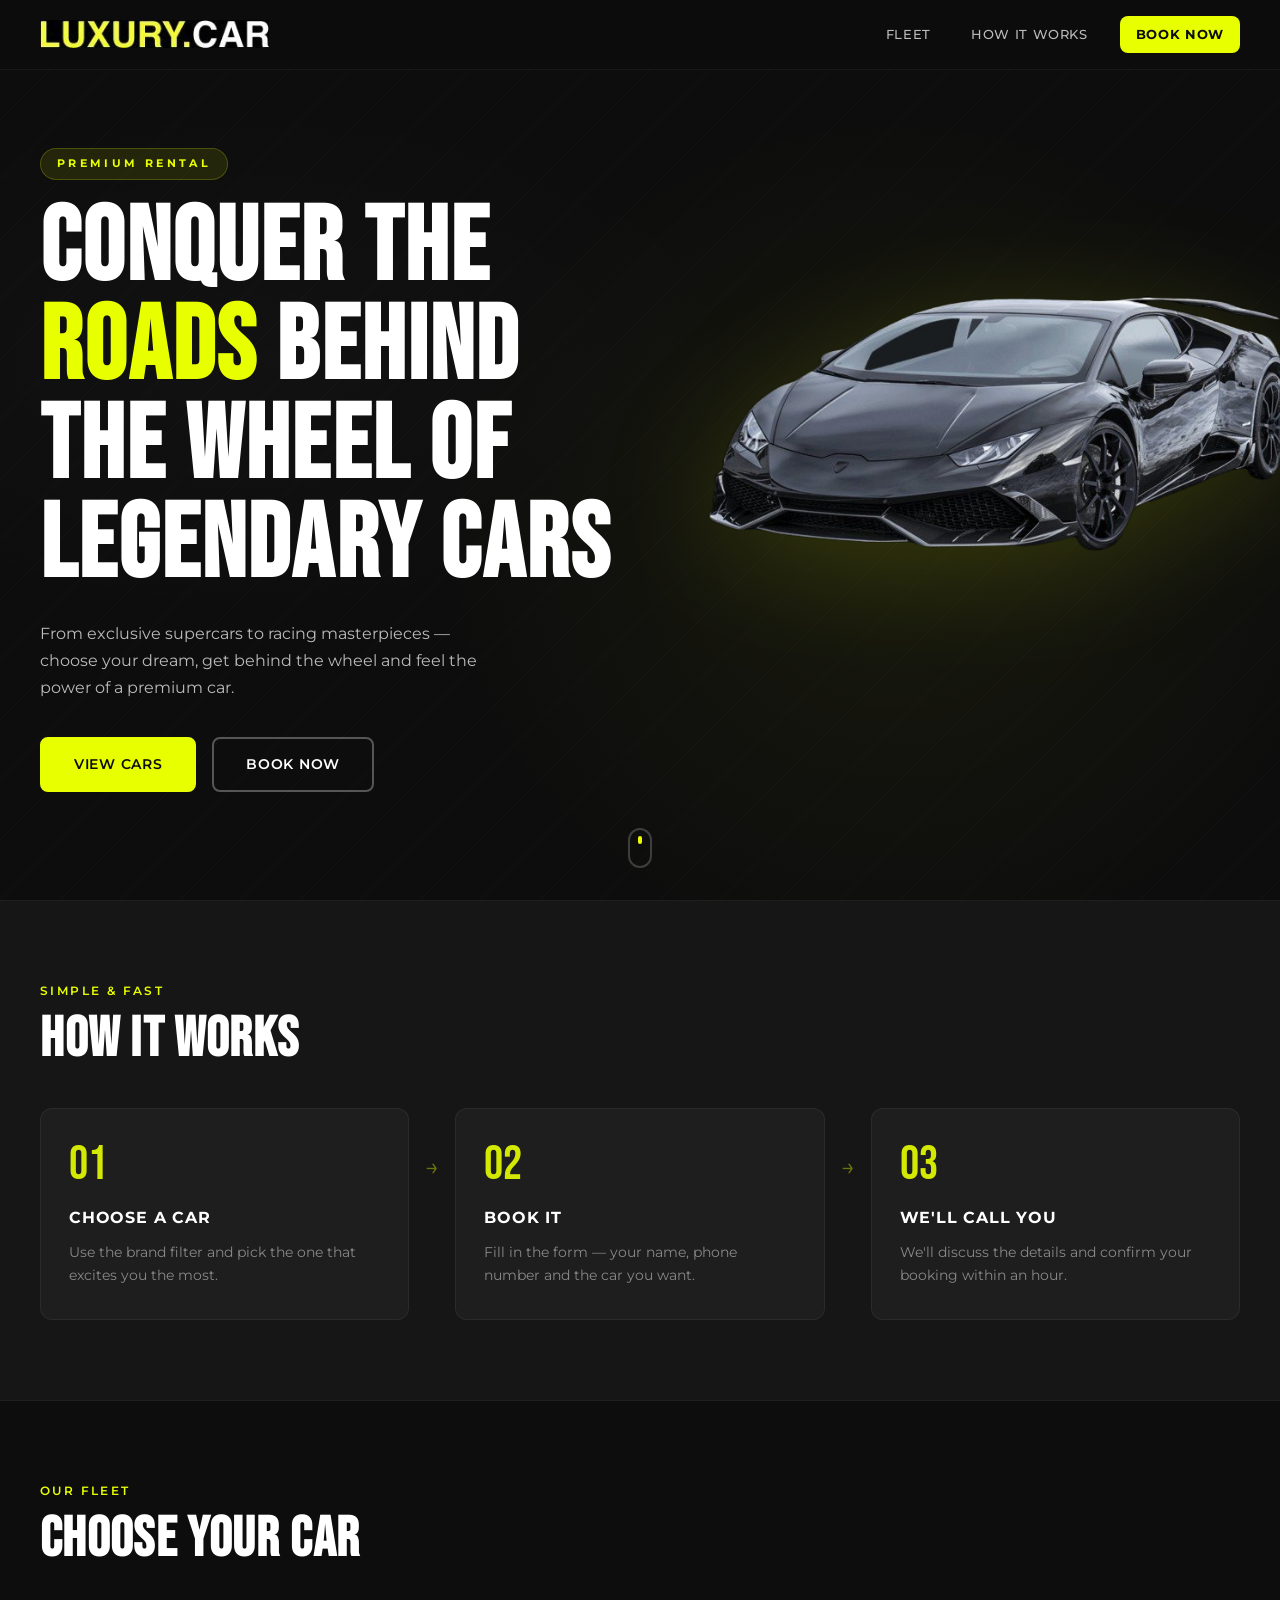
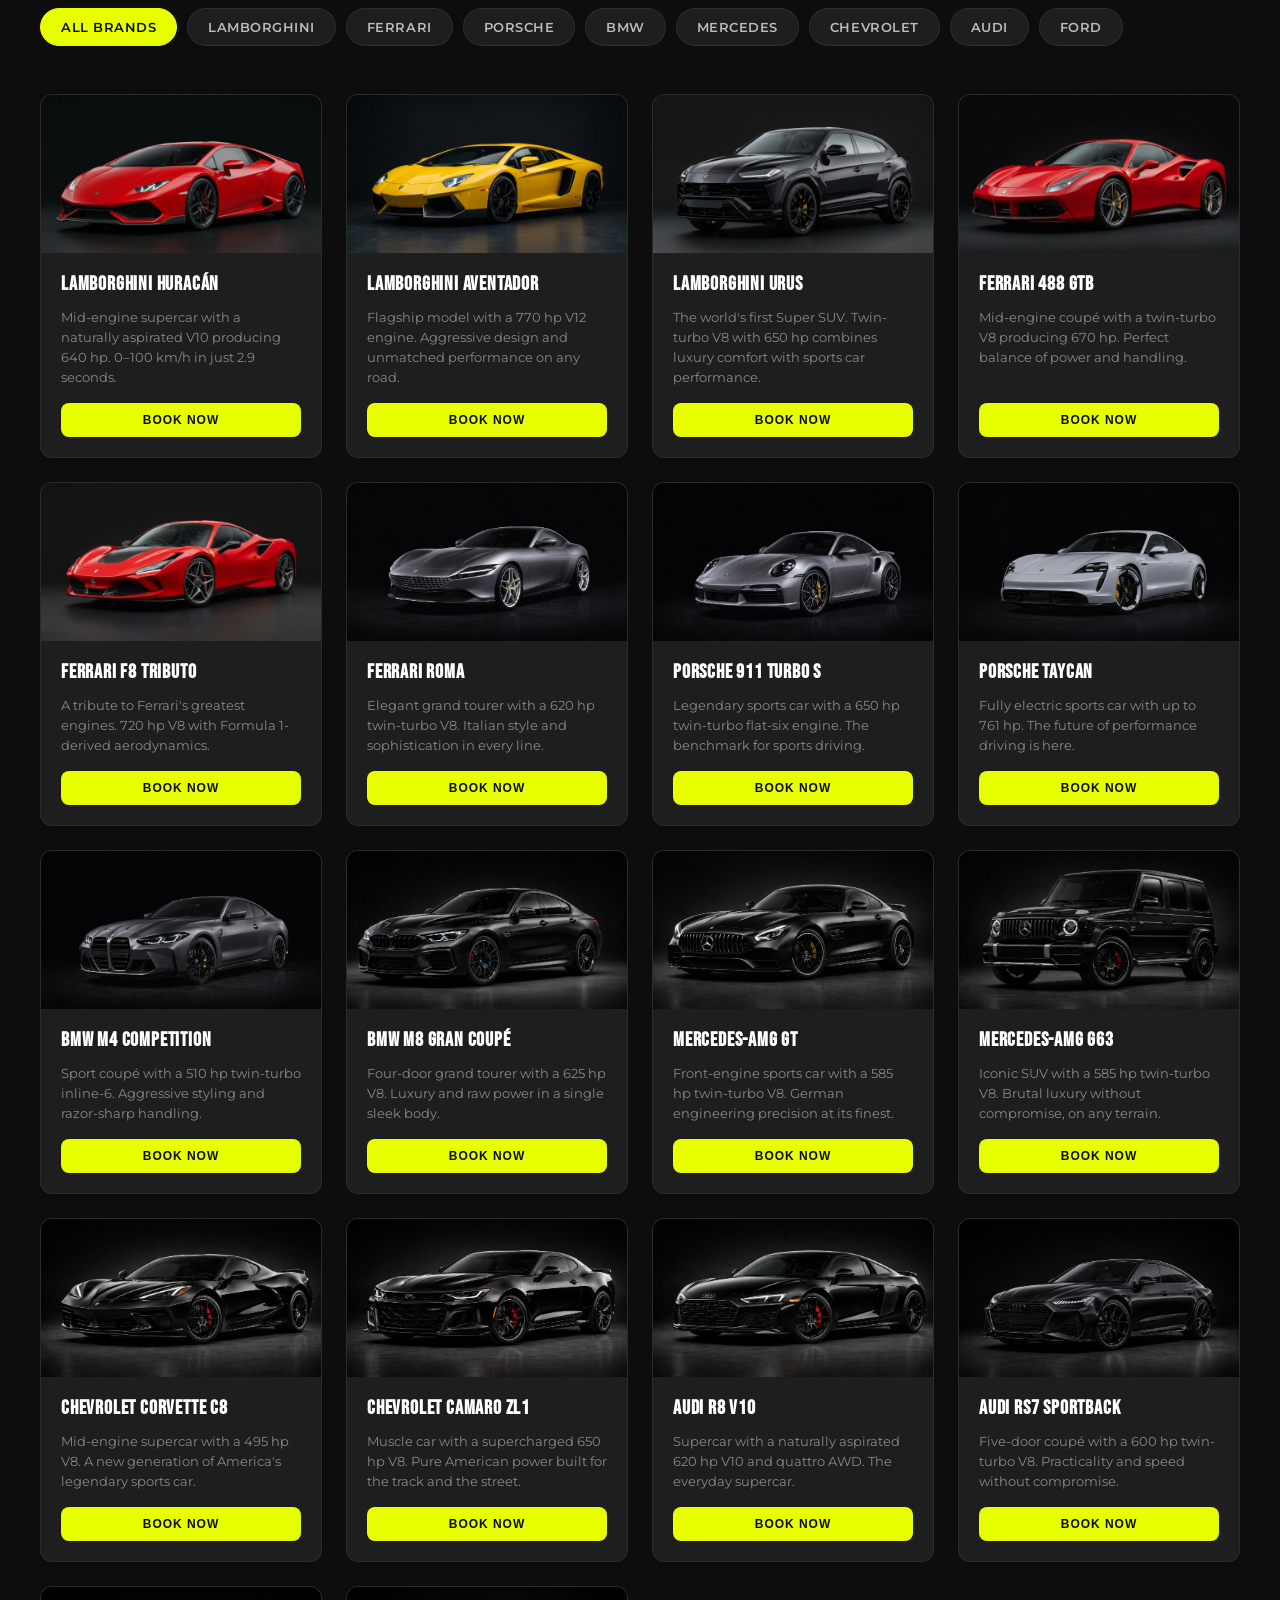
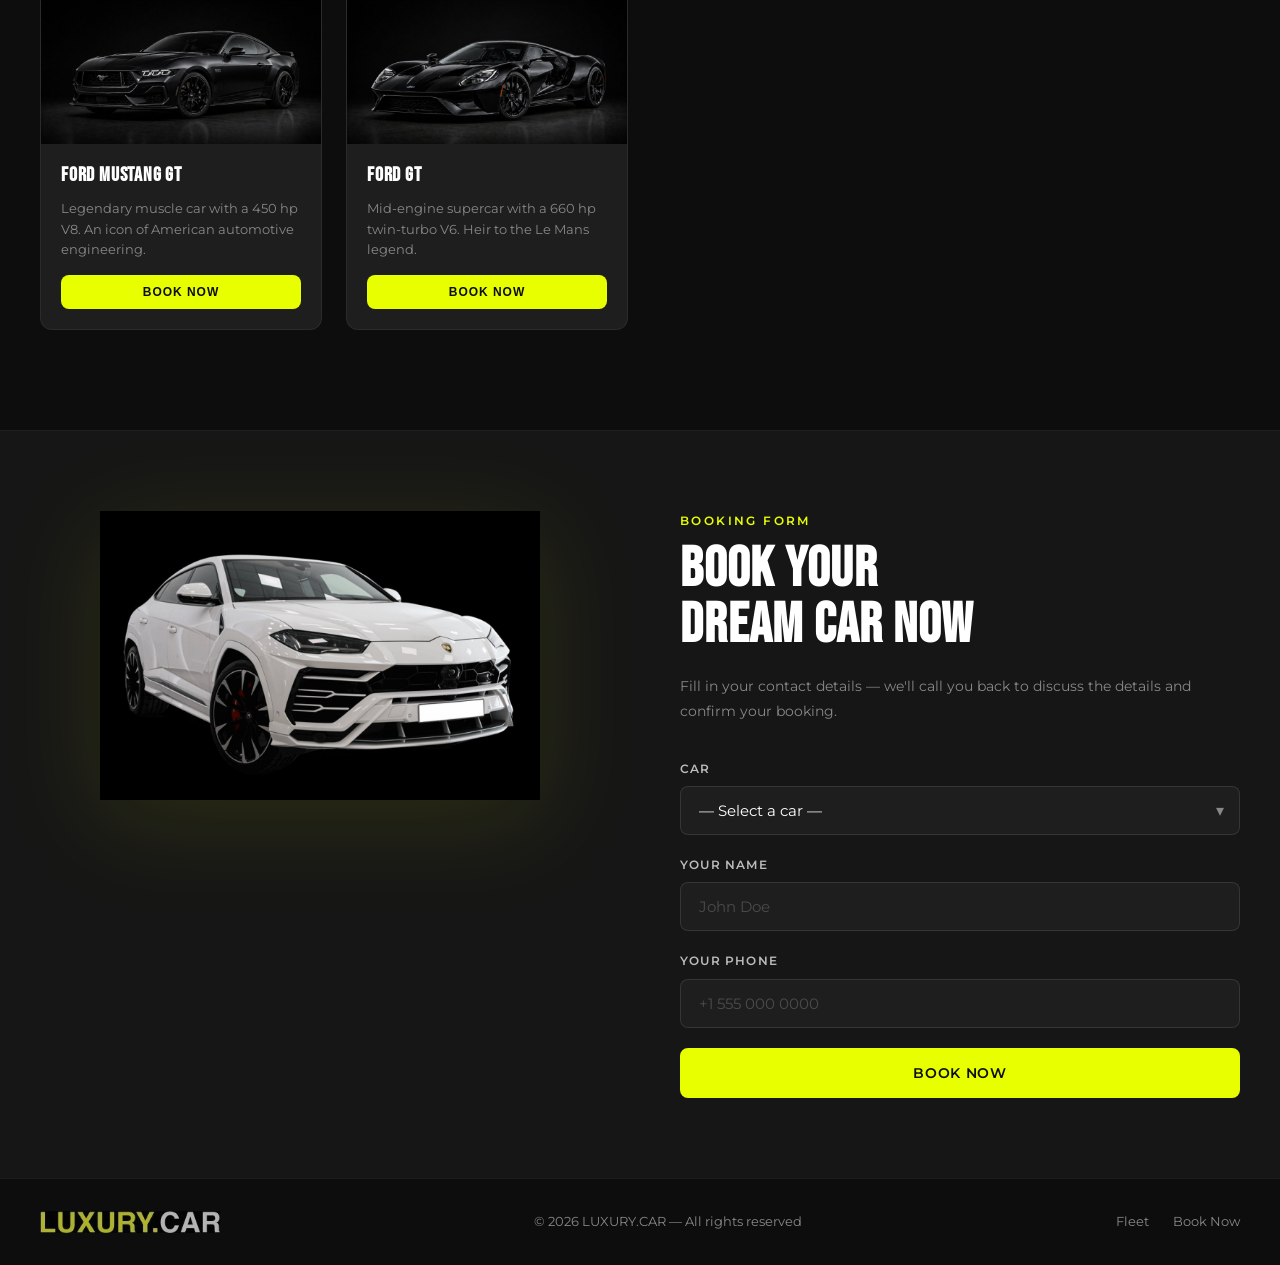
<file: index.html>
<!DOCTYPE html>
<html lang="en">
<head>
  <meta charset="UTF-8">
  <meta name="viewport" content="width=device-width, initial-scale=1.0">
  <title>LUXURY.CAR — Premium Car Rental</title>
  <link rel="preconnect" href="https://fonts.googleapis.com">
  <link rel="preconnect" href="https://fonts.gstatic.com" crossorigin>
  <link href="https://fonts.googleapis.com/css2?family=Bebas+Neue&family=Montserrat:wght@300;400;500;600;700&display=swap" rel="stylesheet">
  <link rel="stylesheet" href="styles.css">
</head>
<body>

  <!-- HEADER -->
  <header class="header" id="top">
    <div class="container header__inner">
      <a href="#top" class="logo">
        <img src="logo.png" alt="LUXURY.CAR" class="logo__img">
      </a>
      <button class="burger" id="burgerBtn" aria-label="Open navigation menu">
        <span></span><span></span><span></span>
      </button>
      <nav class="nav" id="mainNav" aria-label="Main navigation">
        <a href="#catalog" class="nav__link">Fleet</a>
        <a href="#how" class="nav__link">How It Works</a>
        <a href="#order" class="nav__link nav__link--cta">Book Now</a>
      </nav>
    </div>
  </header>

  <!-- HERO -->
  <section class="hero" id="hero">
    <div class="hero__bg"></div>
    <div class="container hero__inner">
      <div class="hero__content">
        <p class="hero__label">Premium Rental</p>
        <h1 class="hero__title">
          Conquer the<br>
          <span class="hero__title--accent">roads</span> behind<br>
          the wheel of<br>legendary cars
        </h1>
        <p class="hero__sub">From exclusive supercars to racing masterpieces — choose your dream, get behind the wheel and feel the power of a premium car.</p>
        <div class="hero__actions">
          <a href="#catalog" class="btn btn--primary">View Cars</a>
          <a href="#order" class="btn btn--ghost">Book Now</a>
        </div>
      </div>
      <div class="hero__car">
        <img src="main-car.png" alt="Lamborghini" class="hero__car-img">
      </div>
    </div>
    <div class="hero__scroll">
      <span></span>
    </div>
  </section>

  <!-- HOW IT WORKS -->
  <section class="how" id="how">
    <div class="container">
      <p class="section-label">Simple &amp; Fast</p>
      <h2 class="section-title">How It Works</h2>
      <div class="steps">
        <div class="step">
          <div class="step__num">01</div>
          <h3 class="step__title">Choose a Car</h3>
          <p class="step__text">Use the brand filter and pick the one that excites you the most.</p>
        </div>
        <div class="step__arrow">→</div>
        <div class="step">
          <div class="step__num">02</div>
          <h3 class="step__title">Book It</h3>
          <p class="step__text">Fill in the form — your name, phone number and the car you want.</p>
        </div>
        <div class="step__arrow">→</div>
        <div class="step">
          <div class="step__num">03</div>
          <h3 class="step__title">We'll Call You</h3>
          <p class="step__text">We'll discuss the details and confirm your booking within an hour.</p>
        </div>
      </div>
    </div>
  </section>

  <!-- CATALOG -->
  <section class="catalog" id="catalog">
    <div class="container">
      <p class="section-label">Our Fleet</p>
      <h2 class="section-title">Choose Your Car</h2>

      <!-- FILTERS -->
      <div class="filters" id="carsTop" role="group" aria-label="Filter cars by brand">
        <button class="filter-btn filter-btn--active" data-filter="" aria-label="Show all brands">All Brands</button>
        <button class="filter-btn" data-filter="Lamborghini" aria-label="Show Lamborghini">Lamborghini</button>
        <button class="filter-btn" data-filter="Ferrari" aria-label="Show Ferrari">Ferrari</button>
        <button class="filter-btn" data-filter="Porsche" aria-label="Show Porsche">Porsche</button>
        <button class="filter-btn" data-filter="BMW" aria-label="Show BMW">BMW</button>
        <button class="filter-btn" data-filter="Mercedes" aria-label="Show Mercedes">Mercedes</button>
        <button class="filter-btn" data-filter="Chevrolet" aria-label="Show Chevrolet">Chevrolet</button>
        <button class="filter-btn" data-filter="Audi" aria-label="Show Audi">Audi</button>
        <button class="filter-btn" data-filter="Ford" aria-label="Show Ford">Ford</button>
      </div>

      <!-- LOADING STATE -->
      <div class="loader" id="loader">
        <div class="loader__spinner" role="status">
          <span class="visually-hidden">Loading cars...</span>
        </div>
        <p>Loading cars...</p>
      </div>

      <!-- ERROR STATE -->
      <div class="error-state" id="errorState" style="display:none">
        <p>⚠️ Failed to load data. Please try refreshing the page.</p>
        <button class="btn btn--primary" id="retryBtn">Try Again</button>
      </div>

      <!-- CARS GRID -->
      <div class="cars-grid" id="carsGrid"></div>
    </div>
  </section>

  <!-- ORDER SECTION -->
  <section class="order" id="order">
    <div class="container order__inner">
      <div class="order__left">
        <img src="order-car.png" alt="Book a car" class="order__img">
      </div>
      <div class="order__right">
        <p class="section-label">Booking Form</p>
        <h2 class="section-title section-title--light">Book Your<br>Dream Car Now</h2>
        <p class="order__desc">Fill in your contact details — we'll call you back to discuss the details and confirm your booking.</p>
        <form class="form" id="orderForm" novalidate>
          <div class="form__group">
            <label class="form__label" for="carInput">Car</label>
            <div class="form__select-wrapper">
              <select class="form__input form__select" id="carInput" name="car" required>
                <option value="">— Select a car —</option>
              </select>
            </div>
            <span class="form__error" id="carError">Please select a car</span>
          </div>
          <div class="form__group">
            <label class="form__label" for="nameInput">Your Name</label>
            <input class="form__input" id="nameInput" name="name" type="text" placeholder="John Doe" required minlength="2">
            <span class="form__error" id="nameError">Please enter your name</span>
          </div>
          <div class="form__group">
            <label class="form__label" for="phoneInput">Your Phone</label>
            <input class="form__input" id="phoneInput" name="phone" type="tel" placeholder="+1 555 000 0000" required>
            <span class="form__error" id="phoneError">Please enter a valid phone number</span>
          </div>
          <button type="submit" class="btn btn--primary btn--full" id="submitBtn">
            <span id="submitText">Book Now</span>
            <span id="submitLoader" style="display:none">Submitting...</span>
          </button>
        </form>
      </div>
    </div>
  </section>

  <!-- FOOTER -->
  <footer class="footer">
    <div class="container footer__inner">
      <img src="logo.png" alt="LUXURY.CAR" class="footer__logo">
      <p class="footer__copy">© <span id="footerYear"></span> LUXURY.CAR — All rights reserved</p>
      <div class="footer__links">
        <a href="#catalog" class="footer__link">Fleet</a>
        <a href="#order" class="footer__link">Book Now</a>
      </div>
    </div>
  </footer>

  <!-- MODAL SUCCESS -->
  <div class="modal" id="successModal" role="dialog" aria-labelledby="modalTitle" aria-modal="true">
    <div class="modal__backdrop" id="modalBackdrop"></div>
    <div class="modal__box">
      <div class="modal__icon">✓</div>
      <h3 class="modal__title" id="modalTitle">Request Submitted!</h3>
      <p class="modal__text">We'll call you shortly to confirm your booking.</p>
      <button class="btn btn--primary" id="modalClose">Close</button>
    </div>
  </div>

  <script src="app.js"></script>
</body>
</html>
</file>
<file: styles.css>
/* =============================================
   LUXURY.CAR — Styles
   Responsive: mobile-first approach
   ============================================= */

/* ---- RESET & BASE ---- */
*, *::before, *::after {
  margin: 0;
  padding: 0;
  box-sizing: border-box;
}

:root {
  --yellow: #E8FF00;
  --yellow-dark: #C9DC00;
  --dark: #0D0D0D;
  --dark-2: #161616;
  --dark-3: #1E1E1E;
  --dark-4: #2A2A2A;
  --gray: #888;
  --gray-light: #bbb;
  --white: #FFFFFF;
  --red: #FF3B3B;

  --font-display: 'Bebas Neue', sans-serif;
  --font-body: 'Montserrat', sans-serif;

  --radius: 12px;
  --radius-sm: 8px;
  --transition: 0.25s ease;
  --shadow: 0 8px 32px rgba(0,0,0,0.4);
  --container: 1280px;
}

html {
  scroll-behavior: smooth;
  font-size: 16px;
}

body {
  background-color: var(--dark);
  color: var(--white);
  font-family: var(--font-body);
  line-height: 1.6;
  overflow-x: hidden;
  -webkit-font-smoothing: antialiased;
}

img {
  max-width: 100%;
  display: block;
}

a {
  text-decoration: none;
  color: inherit;
}

/* ---- VISUALLY HIDDEN (accessibility) ---- */
.visually-hidden {
  position: absolute;
  width: 1px;
  height: 1px;
  padding: 0;
  margin: -1px;
  overflow: hidden;
  clip: rect(0, 0, 0, 0);
  white-space: nowrap;
  border: 0;
}

/* ---- CONTAINER ---- */
.container {
  width: 100%;
  max-width: var(--container);
  margin: 0 auto;
  padding: 0 20px;
}

@media (min-width: 768px) {
  .container { padding: 0 40px; }
}

/* ---- TYPOGRAPHY HELPERS ---- */
.section-label {
  font-size: 0.75rem;
  font-weight: 600;
  letter-spacing: 0.2em;
  text-transform: uppercase;
  color: var(--yellow);
  margin-bottom: 12px;
}

.section-title {
  font-family: var(--font-display);
  font-size: clamp(2rem, 6vw, 3.5rem);
  line-height: 1;
  letter-spacing: 0.02em;
  text-transform: uppercase;
  color: var(--white);
  margin-bottom: 40px;
}

.section-title--light {
  color: var(--white);
}

/* ---- BUTTONS ---- */
.btn {
  display: inline-flex;
  align-items: center;
  justify-content: center;
  gap: 8px;
  padding: 14px 32px;
  font-family: var(--font-body);
  font-size: 0.875rem;
  font-weight: 600;
  letter-spacing: 0.05em;
  text-transform: uppercase;
  border: 2px solid transparent;
  border-radius: var(--radius-sm);
  cursor: pointer;
  transition: all var(--transition);
  white-space: nowrap;
}

.btn--primary {
  background: var(--yellow);
  color: var(--dark);
  border-color: var(--yellow);
}

.btn--primary:hover {
  background: var(--yellow-dark);
  border-color: var(--yellow-dark);
  transform: translateY(-2px);
  box-shadow: 0 8px 24px rgba(232, 255, 0, 0.3);
}

.btn--ghost {
  background: transparent;
  color: var(--white);
  border-color: rgba(255,255,255,0.3);
}

.btn--ghost:hover {
  border-color: var(--yellow);
  color: var(--yellow);
  transform: translateY(-2px);
}

.btn--full {
  width: 100%;
}

/* ============================================
   HEADER
   ============================================ */
.header {
  position: fixed;
  top: 0;
  left: 0;
  right: 0;
  z-index: 1000;
  padding: 16px 0;
  background: rgba(13,13,13,0.85);
  backdrop-filter: blur(12px);
  -webkit-backdrop-filter: blur(12px);
  border-bottom: 1px solid rgba(255,255,255,0.05);
  transition: background var(--transition);
}

.header.scrolled {
  background: rgba(13,13,13,0.98);
}

.header__inner {
  display: flex;
  align-items: center;
  justify-content: space-between;
  gap: 24px;
}

/* Logo */
.logo__img {
  height: 28px;
  width: auto;
}

/* Nav */
.nav {
  display: none;
  align-items: center;
  gap: 8px;
}

@media (min-width: 768px) {
  .nav {
    display: flex;
  }
}

.nav__link {
  padding: 8px 16px;
  font-size: 0.8125rem;
  font-weight: 500;
  letter-spacing: 0.05em;
  text-transform: uppercase;
  color: var(--gray-light);
  border-radius: var(--radius-sm);
  transition: color var(--transition);
}

.nav__link:hover {
  color: var(--white);
}

.nav__link--cta {
  background: var(--yellow);
  color: var(--dark);
  font-weight: 700;
  margin-left: 8px;
}

.nav__link--cta:hover {
  background: var(--yellow-dark);
  color: var(--dark);
}

/* Burger */
.burger {
  display: flex;
  flex-direction: column;
  gap: 5px;
  width: 32px;
  height: 32px;
  background: none;
  border: none;
  cursor: pointer;
  padding: 4px 0;
  justify-content: center;
}

.burger span {
  display: block;
  width: 100%;
  height: 2px;
  background: var(--white);
  border-radius: 2px;
  transition: all 0.3s ease;
}

.burger.open span:nth-child(1) {
  transform: translateY(7px) rotate(45deg);
}
.burger.open span:nth-child(2) {
  opacity: 0;
}
.burger.open span:nth-child(3) {
  transform: translateY(-7px) rotate(-45deg);
}

@media (min-width: 768px) {
  .burger { display: none; }
}

/* Mobile nav */
.nav.mobile-open {
  display: flex;
  flex-direction: column;
  position: fixed;
  top: 65px;
  left: 0;
  right: 0;
  bottom: 0;
  background: var(--dark);
  padding: 32px 24px;
  gap: 8px;
  z-index: 999;
  align-items: flex-start;
}

.nav.mobile-open .nav__link {
  font-size: 1.5rem;
  padding: 12px 0;
  width: 100%;
  border-radius: 0;
  border-bottom: 1px solid rgba(255,255,255,0.06);
}

.nav.mobile-open .nav__link--cta {
  margin-left: 0;
  margin-top: 16px;
  padding: 14px 24px;
  border-radius: var(--radius-sm);
  font-size: 1rem;
}

/* ============================================
   HERO
   ============================================ */
.hero {
  position: relative;
  min-height: 100svh;
  padding-top: 80px;
  display: flex;
  align-items: center;
  overflow: hidden;
}

.hero__bg {
  position: absolute;
  inset: 0;
  background:
    radial-gradient(ellipse 60% 80% at 70% 60%, rgba(232,255,0,0.05) 0%, transparent 60%),
    radial-gradient(ellipse 80% 60% at 20% 40%, rgba(255,255,255,0.02) 0%, transparent 50%),
    var(--dark);
  z-index: 0;
}

.hero__bg::after {
  content: '';
  position: absolute;
  inset: 0;
  background: url("data:image/svg+xml,%3Csvg xmlns='http://www.w3.org/2000/svg' width='60' height='60'%3E%3Cpath d='M0 60 L60 0' stroke='rgba(255,255,255,0.02)' stroke-width='1'/%3E%3C/svg%3E");
}

.hero__inner {
  position: relative;
  z-index: 1;
  display: flex;
  flex-direction: column;
  align-items: center;
  gap: 40px;
  padding-top: 20px;
  padding-bottom: 60px;
  text-align: center;
}

@media (min-width: 900px) {
  .hero__inner {
    flex-direction: row;
    text-align: left;
    align-items: center;
    gap: 0;
  }
}

.hero__content {
  flex: 1;
  z-index: 1;
}

.hero__label {
  display: inline-block;
  font-size: 0.7rem;
  font-weight: 700;
  letter-spacing: 0.3em;
  text-transform: uppercase;
  color: var(--yellow);
  background: rgba(232,255,0,0.1);
  padding: 6px 16px;
  border-radius: 100px;
  border: 1px solid rgba(232,255,0,0.2);
  margin-bottom: 20px;
}

.hero__title {
  font-family: var(--font-display);
  font-size: clamp(3rem, 10vw, 6.5rem);
  line-height: 0.95;
  letter-spacing: 0.02em;
  text-transform: uppercase;
  color: var(--white);
  margin-bottom: 24px;
}

.hero__title--accent {
  color: var(--yellow);
  -webkit-text-stroke: 0;
}

.hero__sub {
  font-size: clamp(0.875rem, 2vw, 1rem);
  color: var(--gray-light);
  line-height: 1.7;
  max-width: 460px;
  margin: 0 auto 36px;
}

@media (min-width: 900px) {
  .hero__sub { margin: 0 0 36px; }
}

.hero__actions {
  display: flex;
  gap: 16px;
  flex-wrap: wrap;
  justify-content: center;
}

@media (min-width: 900px) {
  .hero__actions { justify-content: flex-start; }
}

.hero__car {
  flex: 1;
  display: flex;
  justify-content: center;
  align-items: center;
  position: relative;
}

@media (min-width: 900px) {
  .hero__car {
    justify-content: flex-end;
    margin-right: -80px;
    margin-top: -60px;
  }
}

.hero__car-img {
  width: 100%;
  max-width: 620px;
  filter: drop-shadow(0 20px 60px rgba(232,255,0,0.15));
  animation: float 4s ease-in-out infinite;
}

@media (min-width: 900px) {
  .hero__car-img {
    max-width: 860px;
  }
}

@keyframes float {
  0%, 100% { transform: translateY(0); }
  50% { transform: translateY(-12px); }
}

.hero__scroll {
  position: absolute;
  bottom: 32px;
  left: 50%;
  transform: translateX(-50%);
  z-index: 1;
}

.hero__scroll span {
  display: block;
  width: 24px;
  height: 40px;
  border: 2px solid rgba(255,255,255,0.2);
  border-radius: 12px;
  position: relative;
}

.hero__scroll span::after {
  content: '';
  position: absolute;
  top: 6px;
  left: 50%;
  transform: translateX(-50%);
  width: 4px;
  height: 8px;
  background: var(--yellow);
  border-radius: 2px;
  animation: scroll-hint 2s ease-in-out infinite;
}

@keyframes scroll-hint {
  0%, 100% { opacity: 1; top: 6px; }
  50% { opacity: 0; top: 18px; }
}

/* ============================================
   HOW IT WORKS
   ============================================ */
.how {
  padding: 80px 0;
  background: var(--dark-2);
  border-top: 1px solid rgba(255,255,255,0.04);
  border-bottom: 1px solid rgba(255,255,255,0.04);
}

.steps {
  display: flex;
  flex-direction: column;
  gap: 24px;
  align-items: center;
}

@media (min-width: 768px) {
  .steps {
    flex-direction: row;
    align-items: flex-start;
    gap: 16px;
  }
}

.step {
  flex: 1;
  background: var(--dark-3);
  border: 1px solid rgba(255,255,255,0.06);
  border-radius: var(--radius);
  padding: 32px 28px;
  text-align: center;
  transition: border-color var(--transition), transform var(--transition);
}

.step:hover {
  border-color: rgba(232,255,0,0.3);
  transform: translateY(-4px);
}

@media (min-width: 768px) {
  .step { text-align: left; }
}

.step__num {
  font-family: var(--font-display);
  font-size: 3rem;
  color: var(--yellow);
  line-height: 1;
  margin-bottom: 16px;
  opacity: 0.9;
}

.step__title {
  font-size: 1rem;
  font-weight: 700;
  margin-bottom: 10px;
  text-transform: uppercase;
  letter-spacing: 0.05em;
}

.step__text {
  font-size: 0.875rem;
  color: var(--gray);
  line-height: 1.65;
}

.step__arrow {
  font-size: 1.5rem;
  color: var(--yellow);
  opacity: 0.4;
  display: none;
  flex-shrink: 0;
  padding-top: 40px;
}

@media (min-width: 768px) {
  .step__arrow { display: block; }
}

/* ============================================
   CATALOG
   ============================================ */
.catalog {
  padding: 80px 0 100px;
}

/* Filters */
.filters {
  display: flex;
  flex-wrap: wrap;
  gap: 10px;
  margin-bottom: 48px;
}

.filter-btn {
  padding: 10px 20px;
  font-family: var(--font-body);
  font-size: 0.8125rem;
  font-weight: 600;
  letter-spacing: 0.04em;
  text-transform: uppercase;
  background: var(--dark-3);
  color: var(--gray-light);
  border: 1.5px solid rgba(255,255,255,0.07);
  border-radius: 100px;
  cursor: pointer;
  transition: all var(--transition);
  white-space: nowrap;
}

.filter-btn:hover {
  border-color: rgba(232,255,0,0.4);
  color: var(--yellow);
}

.filter-btn--active {
  background: var(--yellow);
  color: var(--dark);
  border-color: var(--yellow);
}

/* Cars Grid */
.cars-grid {
  display: grid;
  grid-template-columns: 1fr;
  gap: 24px;
}

@media (min-width: 480px) {
  .cars-grid {
    grid-template-columns: repeat(2, 1fr);
  }
}

@media (min-width: 900px) {
  .cars-grid {
    grid-template-columns: repeat(3, 1fr);
  }
}

@media (min-width: 1200px) {
  .cars-grid {
    grid-template-columns: repeat(4, 1fr);
  }
}

/* Car Card */
.car-card {
  background: var(--dark-3);
  border: 1.5px solid rgba(255,255,255,0.06);
  border-radius: var(--radius);
  overflow: hidden;
  transition: all var(--transition);
  display: flex;
  flex-direction: column;
  animation: fadeUp 0.4s ease both;
}

@keyframes fadeUp {
  from { opacity: 0; transform: translateY(20px); }
  to   { opacity: 1; transform: translateY(0); }
}

.car-card:hover {
  border-color: rgba(232,255,0,0.25);
  transform: translateY(-6px);
  box-shadow: 0 20px 50px rgba(0,0,0,0.5), 0 0 30px rgba(232,255,0,0.05);
}

.car-card__img-wrap {
  position: relative;
  background: var(--dark-4);
  aspect-ratio: 16/9;
  overflow: hidden;
}

.car-card__img {
  width: 100%;
  height: 100%;
  object-fit: cover;
  transition: transform 0.5s ease;
}

.car-card:hover .car-card__img {
  transform: scale(1.05);
}

.car-card__body {
  padding: 20px;
  flex: 1;
  display: flex;
  flex-direction: column;
  gap: 12px;
}

.car-card__title {
  font-family: var(--font-display);
  font-size: 1.25rem;
  letter-spacing: 0.04em;
  text-transform: uppercase;
  line-height: 1.1;
}

.car-card__desc {
  font-size: 0.8125rem;
  color: var(--gray);
  line-height: 1.55;
  flex: 1;
}

.car-card__cta {
  display: flex;
  align-items: center;
  justify-content: space-between;
  margin-top: auto;
  padding-top: 4px;
}

.car-card__book {
  padding: 10px 20px;
  font-size: 0.75rem;
  font-weight: 700;
  letter-spacing: 0.08em;
  text-transform: uppercase;
  background: var(--yellow);
  color: var(--dark);
  border: none;
  border-radius: var(--radius-sm);
  cursor: pointer;
  transition: all var(--transition);
  width: 100%;
}

.car-card__book:hover {
  background: var(--yellow-dark);
  transform: translateY(-1px);
  box-shadow: 0 6px 20px rgba(232,255,0,0.25);
}

/* Loader */
.loader {
  display: flex;
  flex-direction: column;
  align-items: center;
  gap: 20px;
  padding: 80px 0;
  color: var(--gray);
  font-size: 0.875rem;
}

.loader__spinner {
  width: 44px;
  height: 44px;
  border: 3px solid rgba(255,255,255,0.06);
  border-top-color: var(--yellow);
  border-radius: 50%;
  animation: spin 0.8s linear infinite;
}

@keyframes spin {
  to { transform: rotate(360deg); }
}

.error-state {
  text-align: center;
  padding: 60px 20px;
  color: var(--gray);
  display: flex;
  flex-direction: column;
  align-items: center;
  gap: 20px;
}

/* ============================================
   ORDER SECTION
   ============================================ */
.order {
  padding: 80px 0;
  background: var(--dark-2);
  border-top: 1px solid rgba(255,255,255,0.04);
}

.order__inner {
  display: flex;
  flex-direction: column;
  gap: 60px;
  align-items: center;
}

@media (min-width: 900px) {
  .order__inner {
    flex-direction: row;
    gap: 80px;
    align-items: flex-start;
  }
}

.order__left {
  flex: 1;
  display: flex;
  justify-content: center;
  align-items: center;
}

.order__img {
  width: 100%;
  max-width: 440px;
  filter: drop-shadow(0 20px 50px rgba(232,255,0,0.1));
}

.order__right {
  flex: 1;
}

.order__desc {
  font-size: 0.9rem;
  color: var(--gray);
  line-height: 1.7;
  margin-bottom: 36px;
  margin-top: -20px;
}

/* Form */
.form {
  display: flex;
  flex-direction: column;
  gap: 20px;
}

.form__group {
  display: flex;
  flex-direction: column;
  gap: 8px;
  position: relative;
}

.form__label {
  font-size: 0.75rem;
  font-weight: 600;
  letter-spacing: 0.1em;
  text-transform: uppercase;
  color: var(--gray-light);
}

.form__input {
  padding: 14px 18px;
  background: var(--dark-3);
  color: var(--white);
  border: 1.5px solid rgba(255,255,255,0.1);
  border-radius: var(--radius-sm);
  font-family: var(--font-body);
  font-size: 0.9375rem;
  transition: border-color var(--transition), box-shadow var(--transition);
  outline: none;
  width: 100%;
  -webkit-appearance: none;
}

.form__input::placeholder {
  color: rgba(255,255,255,0.2);
}

.form__input:focus {
  border-color: var(--yellow);
  box-shadow: 0 0 0 3px rgba(232,255,0,0.1);
}

.form__input.error {
  border-color: var(--red);
  box-shadow: 0 0 0 3px rgba(255,59,59,0.1);
}

.form__select {
  cursor: pointer;
}

.form__select option {
  background: var(--dark-3);
  color: var(--white);
}

.form__select-wrapper {
  position: relative;
}

.form__select-wrapper::after {
  content: '▾';
  position: absolute;
  right: 16px;
  top: 50%;
  transform: translateY(-50%);
  color: var(--gray);
  pointer-events: none;
  font-size: 1rem;
}

.form__error {
  font-size: 0.75rem;
  color: var(--red);
  display: none;
}

.form__error.visible {
  display: block;
}

/* ============================================
   FOOTER
   ============================================ */
.footer {
  padding: 32px 0;
  border-top: 1px solid rgba(255,255,255,0.06);
  background: var(--dark);
}

.footer__inner {
  display: flex;
  flex-direction: column;
  align-items: center;
  gap: 16px;
  text-align: center;
}

@media (min-width: 768px) {
  .footer__inner {
    flex-direction: row;
    justify-content: space-between;
    text-align: left;
  }
}

.footer__logo {
  height: 22px;
  width: auto;
  opacity: 0.7;
}

.footer__copy {
  font-size: 0.8125rem;
  color: var(--gray);
}

.footer__links {
  display: flex;
  gap: 24px;
}

.footer__link {
  font-size: 0.8125rem;
  color: var(--gray);
  transition: color var(--transition);
}

.footer__link:hover {
  color: var(--yellow);
}

/* ============================================
   MODAL
   ============================================ */
.modal {
  position: fixed;
  inset: 0;
  z-index: 9999;
  display: flex;
  align-items: center;
  justify-content: center;
  padding: 20px;
  pointer-events: none;
  opacity: 0;
  transition: opacity 0.3s ease;
}

.modal.open {
  opacity: 1;
  pointer-events: all;
}

.modal__backdrop {
  position: absolute;
  inset: 0;
  background: rgba(0,0,0,0.75);
  backdrop-filter: blur(4px);
}

.modal__box {
  position: relative;
  z-index: 1;
  background: var(--dark-3);
  border: 1.5px solid rgba(255,255,255,0.1);
  border-radius: var(--radius);
  padding: 48px 40px;
  text-align: center;
  max-width: 420px;
  width: 100%;
  transform: translateY(20px);
  transition: transform 0.3s ease;
}

.modal.open .modal__box {
  transform: translateY(0);
}

.modal__icon {
  width: 64px;
  height: 64px;
  background: var(--yellow);
  color: var(--dark);
  border-radius: 50%;
  font-size: 1.75rem;
  font-weight: 700;
  display: flex;
  align-items: center;
  justify-content: center;
  margin: 0 auto 24px;
}

.modal__title {
  font-family: var(--font-display);
  font-size: 2rem;
  letter-spacing: 0.05em;
  text-transform: uppercase;
  margin-bottom: 12px;
}

.modal__text {
  font-size: 0.9rem;
  color: var(--gray);
  line-height: 1.65;
  margin-bottom: 32px;
}

/* ============================================
   SCROLLBAR
   ============================================ */
::-webkit-scrollbar {
  width: 6px;
}
::-webkit-scrollbar-track {
  background: var(--dark);
}
::-webkit-scrollbar-thumb {
  background: var(--dark-4);
  border-radius: 3px;
}
::-webkit-scrollbar-thumb:hover {
  background: var(--gray);
}

/* ============================================
   SELECTION
   ============================================ */
::selection {
  background: var(--yellow);
  color: var(--dark);
}
</file>
